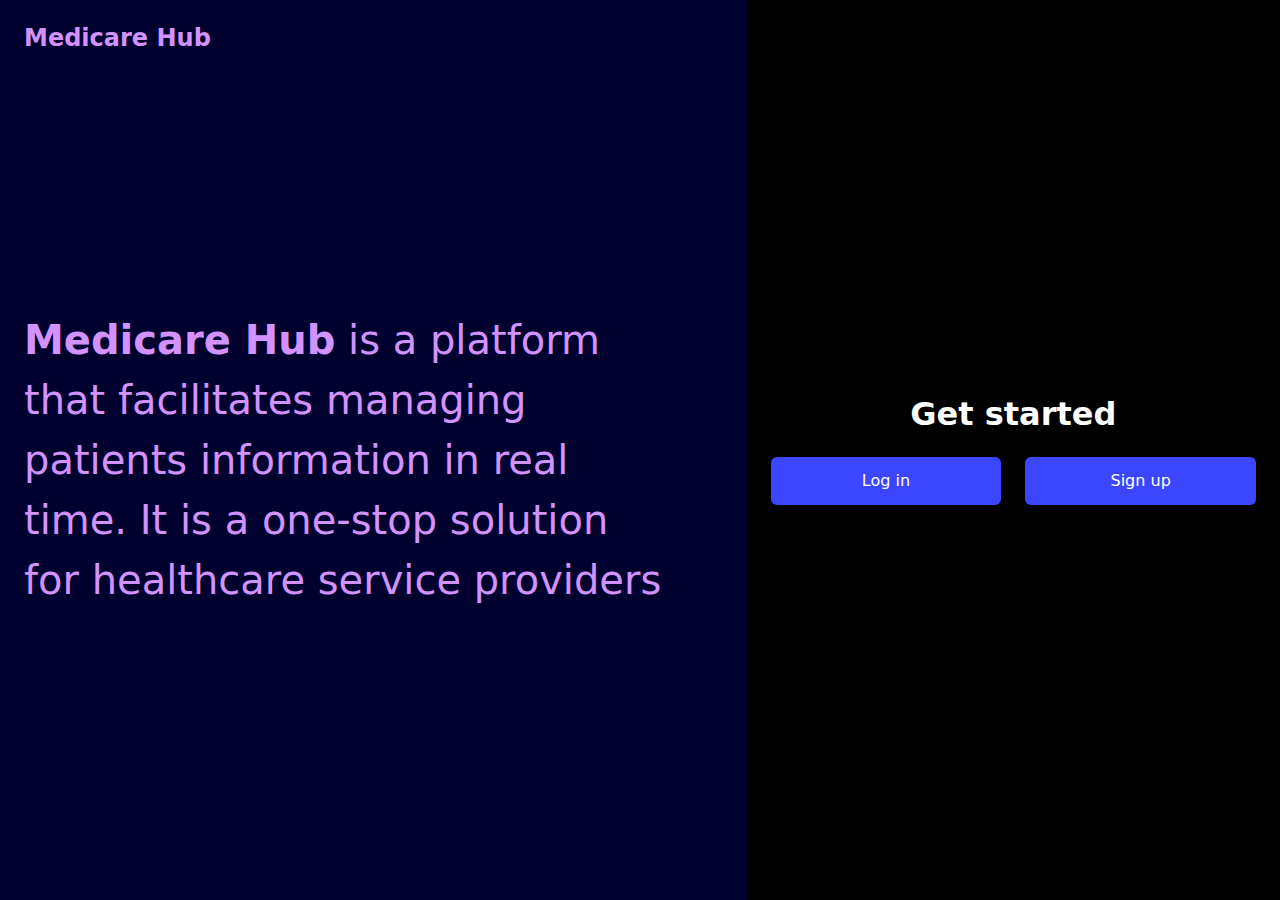
<file: index.html>
<!DOCTYPE html>
<html lang="en" class="h-100">
  <head>
    <meta charset="UTF-8" />
    <meta name="viewport" content="width=device-width, initial-scale=1.0" />
    <title>Medicare Hub | Home</title>
    <link
      href="https://cdn.jsdelivr.net/npm/bootstrap@5.3.3/dist/css/bootstrap.min.css"
      rel="stylesheet"
      integrity="sha384-QWTKZyjpPEjISv5WaRU9OFeRpok6YctnYmDr5pNlyT2bRjXh0JMhjY6hW+ALEwIH"
      crossorigin="anonymous"
    />
    <link rel="stylesheet" href="./css/common.css" />
  </head>
  <body class="h-100">
    <div class="container-fluid h-100 row m-0 p-0">
      <div
        class="aside p-4 h-100 col-7 d-none d-md-flex flex-column text-bg-indigo"
      >
        <div class="header"><h1 class="fs-4 fw-bold">Medicare Hub</h1></div>
        <div class="content my-auto">
          <p class="fs-1 description">
            <span class="fw-bold">Medicare Hub</span> is a platform that
            facilitates managing patients information in real time. It is a
            one-stop solution for healthcare service providers
          </p>
        </div>
      </div>
      <div class="main p-4 h-100 col-md-5 text-bg-black d-flex flex-column">
        <div class="header d-md-none">
          <h1 class="fs-5 fw-bold">Medicare Hub</h1>
        </div>
        <div class="content my-auto">
          <h2 class="text-center fw-semibold mb-4">Get started</h2>
          <div class="row gy-2">
            <div class="col-md-6">
              <a
                href="./auth/login.html"
                class="btn btn-blue fw-medium d-block border-0"
                >Log in</a
              >
            </div>
            <div class="col-md-6">
              <a
                href="./auth/signup.html"
                class="btn btn-blue fw-medium d-block border-0"
                >Sign up</a
              >
            </div>
          </div>
        </div>
      </div>
    </div>

    <script
      src="https://cdn.jsdelivr.net/npm/bootstrap@5.3.3/dist/js/bootstrap.bundle.min.js"
      integrity="sha384-YvpcrYf0tY3lHB60NNkmXc5s9fDVZLESaAA55NDzOxhy9GkcIdslK1eN7N6jIeHz"
      crossorigin="anonymous"
    ></script>
  </body>
</html>
</file>
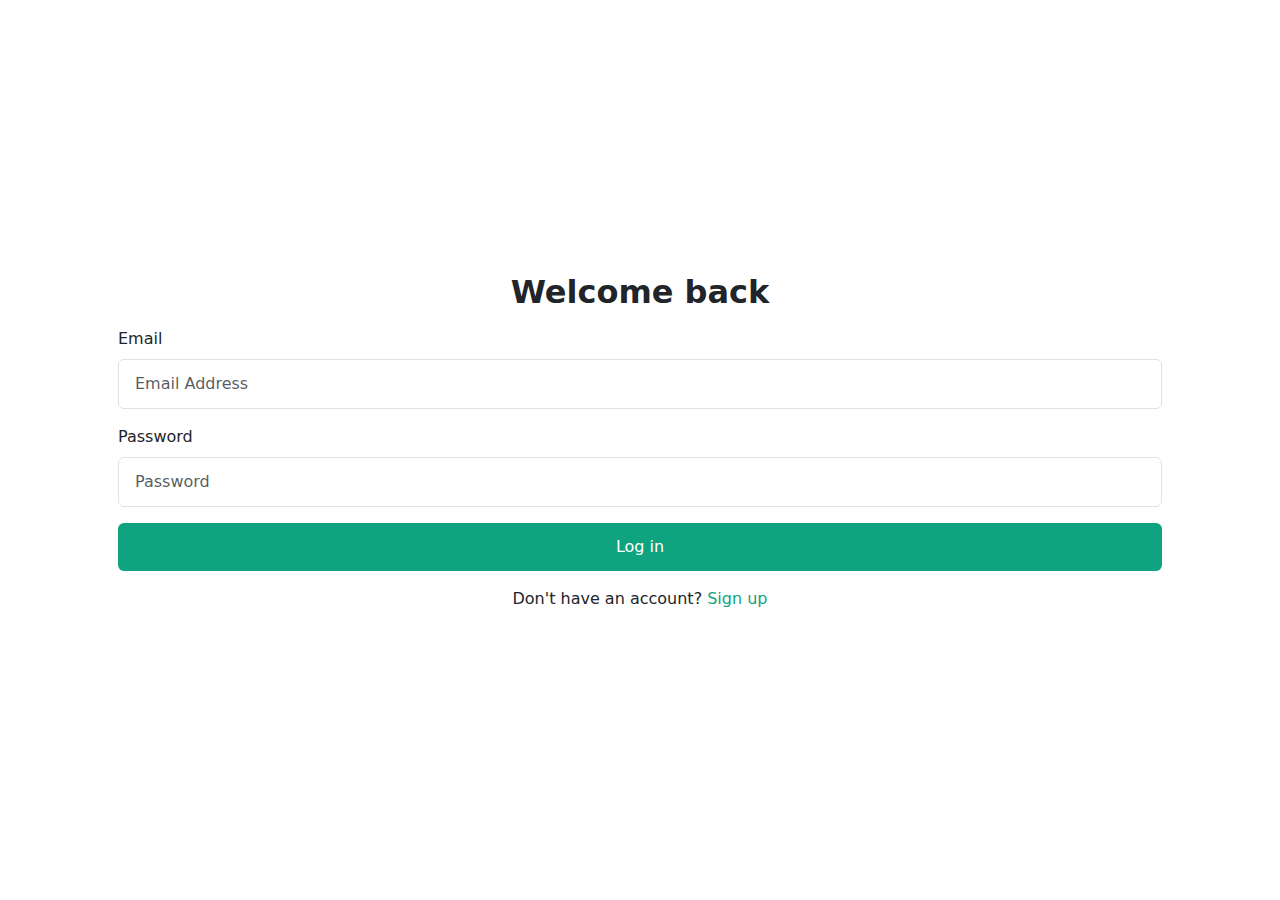
<file: auth/login.html>
<!DOCTYPE html>
<html lang="en" class="h-100">
  <head>
    <meta charset="UTF-8" />
    <meta name="viewport" content="width=device-width, initial-scale=1.0" />
    <title>Medicare Hub | Log In</title>
    <link
      href="https://cdn.jsdelivr.net/npm/bootstrap@5.3.3/dist/css/bootstrap.min.css"
      rel="stylesheet"
      integrity="sha384-QWTKZyjpPEjISv5WaRU9OFeRpok6YctnYmDr5pNlyT2bRjXh0JMhjY6hW+ALEwIH"
      crossorigin="anonymous"
    />
    <link rel="stylesheet" href="../css/common.css" />
    <link rel="stylesheet" href="../css/auth.css" />
  </head>
  <body class="h-100 d-flex">
    <div class="container px-5 my-auto">
      <h1 class="text-center mb-3 fs-2 fw-bold">Welcome back</h1>
      <form action="../php/validation/login.php" method="post">
        <div class="form-group mb-3">
          <label for="email" class="form-label">Email</label>
          <input
            type="email"
            class="form-control"
            id="email"
            name="email"
            placeholder="Email Address"
            required
          />
        </div>
        <div class="form-group mb-3">
          <label for="password" class="form-label form-label-lg"
            >Password</label
          >
          <input
            type="password"
            class="form-control"
            id="password"
            name="password"
            placeholder="Password"
            required
          />
        </div>
        <div class="mb-3">
          <button type="submit" class="btn btn-green w-100 border-0">
            Log in
          </button>
        </div>
      </form>
      <p class="text-center">
        Don't have an account?
        <a href="signup.html" class="text-decoration-none link-green"
          >Sign up</a
        >
      </p>
    </div>
    <script
      src="https://cdn.jsdelivr.net/npm/bootstrap@5.3.3/dist/js/bootstrap.bundle.min.js"
      integrity="sha384-YvpcrYf0tY3lHB60NNkmXc5s9fDVZLESaAA55NDzOxhy9GkcIdslK1eN7N6jIeHz"
      crossorigin="anonymous"
    ></script>
  </body>
</html>
</file>
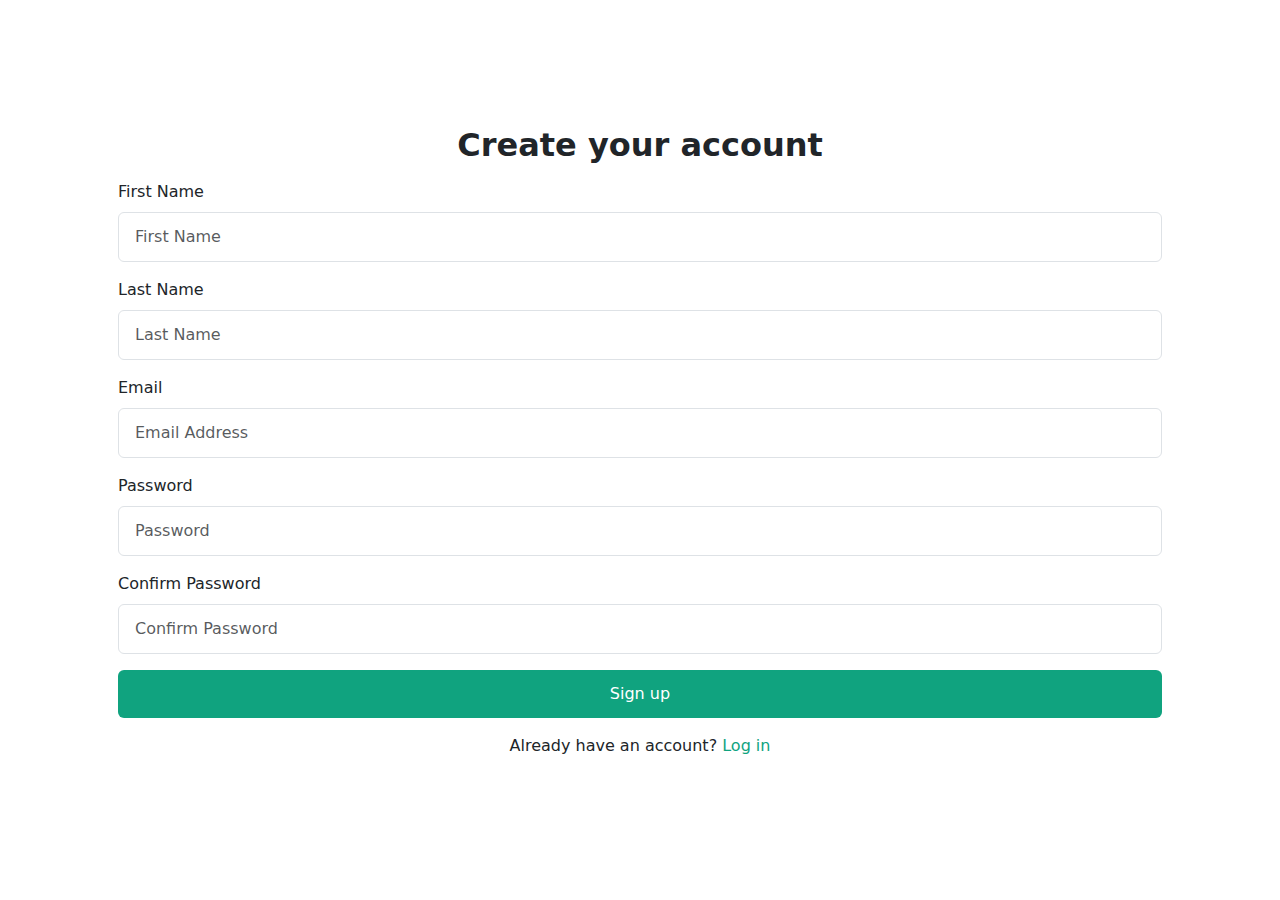
<file: auth/signup.html>
<!DOCTYPE html>
<html lang="en" class="h-100">
  <head>
    <meta charset="UTF-8" />
    <meta name="viewport" content="width=device-width, initial-scale=1.0" />
    <title>Medicare Hub | Sign Up</title>
    <link
      href="https://cdn.jsdelivr.net/npm/bootstrap@5.3.3/dist/css/bootstrap.min.css"
      rel="stylesheet"
      integrity="sha384-QWTKZyjpPEjISv5WaRU9OFeRpok6YctnYmDr5pNlyT2bRjXh0JMhjY6hW+ALEwIH"
      crossorigin="anonymous"
    />
    <link rel="stylesheet" href="../css/common.css" />
    <link rel="stylesheet" href="../css/auth.css" />
  </head>
  <body class="h-100 d-flex">
    <div class="container px-5 my-auto">
      <h1 class="text-center mb-3 fs-2 fw-bold">Create your account</h1>
      <form action="../php/validation/signup.php" method="post">
        <div class="form-group mb-3">
          <label for="firstName" class="form-label">First Name</label>
          <input
            type="text"
            class="form-control"
            id="firstName"
            name="firstName"
            placeholder="First Name"
            required
          />
        </div>
        <div class="form-group mb-3">
          <label for="lastName" class="form-label">Last Name</label>
          <input
            type="text"
            class="form-control"
            id="lastName"
            name="lastName"
            placeholder="Last Name"
            required
          />
        </div>
        <div class="form-group mb-3">
          <label for="email" class="form-label">Email</label>
          <input
            type="email"
            class="form-control"
            id="email"
            name="email"
            placeholder="Email Address"
            required
          />
        </div>
        <div class="form-group mb-3">
          <label for="password" class="form-label">Password</label>
          <input
            type="password"
            class="form-control"
            id="password"
            name="password"
            placeholder="Password"
            pattern="(?=.*[A-Z])(?=.*[0-9])(?=.*[^A-Za-z0-9]).{8,}"
            title="Password must be at least 8 characters long and include at least one upper case letter, one number, and one special character."
            required
          />
        </div>
        <div class="form-group mb-3">
          <label for="confirmPassword" class="form-label"
            >Confirm Password</label
          >
          <input
            type="password"
            class="form-control"
            id="confirmPassword"
            name="confirmPassword"
            placeholder="Confirm Password"
            required
          />
        </div>
        <div class="mb-3">
          <button type="submit" class="btn btn-green w-100 border-0">
            Sign up
          </button>
        </div>
      </form>
      <p class="text-center">
        Already have an account?
        <a href="login.html" class="text-decoration-none link-green">Log in</a>
      </p>
    </div>
    <script
      src="https://cdn.jsdelivr.net/npm/bootstrap@5.3.3/dist/js/bootstrap.bundle.min.js"
      integrity="sha384-YvpcrYf0tY3lHB60NNkmXc5s9fDVZLESaAA55NDzOxhy9GkcIdslK1eN7N6jIeHz"
      crossorigin="anonymous"
    ></script>
  </body>
</html>
</file>
<file: css/common.css>
:root {
  --blue: #3c46ff;
  --blue-dark: #0000ff;
  --outline-color: #dee2e6;
}

.text-bg-black {
  background-color: #000;
  color: #fff;
}

.text-bg-indigo {
  color: #d292ff;
  background-color: #00002e;
}

.description {
  max-width: 650px;
}

.btn-blue {
  color: #fff;
  background-color: var(--blue);
}

.btn.btn-blue:hover,
.btn.btn-blue:active {
  background-color: var(--blue-dark);
}

.btn.btn-blue:active {
  opacity: 0.9;
}

.form-control,
.form-select,
.main a.btn,
button[type="submit"] {
  padding: 12px 16px;
}

@media (min-width: 768px) {
  h2 {
    font-size: 2rem;
  }
}
</file>
<file: css/auth.css>
:root {
  --green: #10a37f;
  --green-dark: #0e9272;
}

.link-green,
.form-group:focus-within label {
  color: var(--green);
}

.form-group:focus-within input {
  border-color: var(--green);
  box-shadow: 0 0 0 0.5px var(--green);
}

.btn-green {
  color: #fff;
  background-color: var(--green);
}

.btn.btn-green:hover,
.btn.btn-green:active {
  color: #fff;
  background-color: var(--green-dark);
}

.btn.btn-green:active {
  opacity: 0.9;
}

.link-green:hover {
  color: var(--green-dark);
}
</file>
